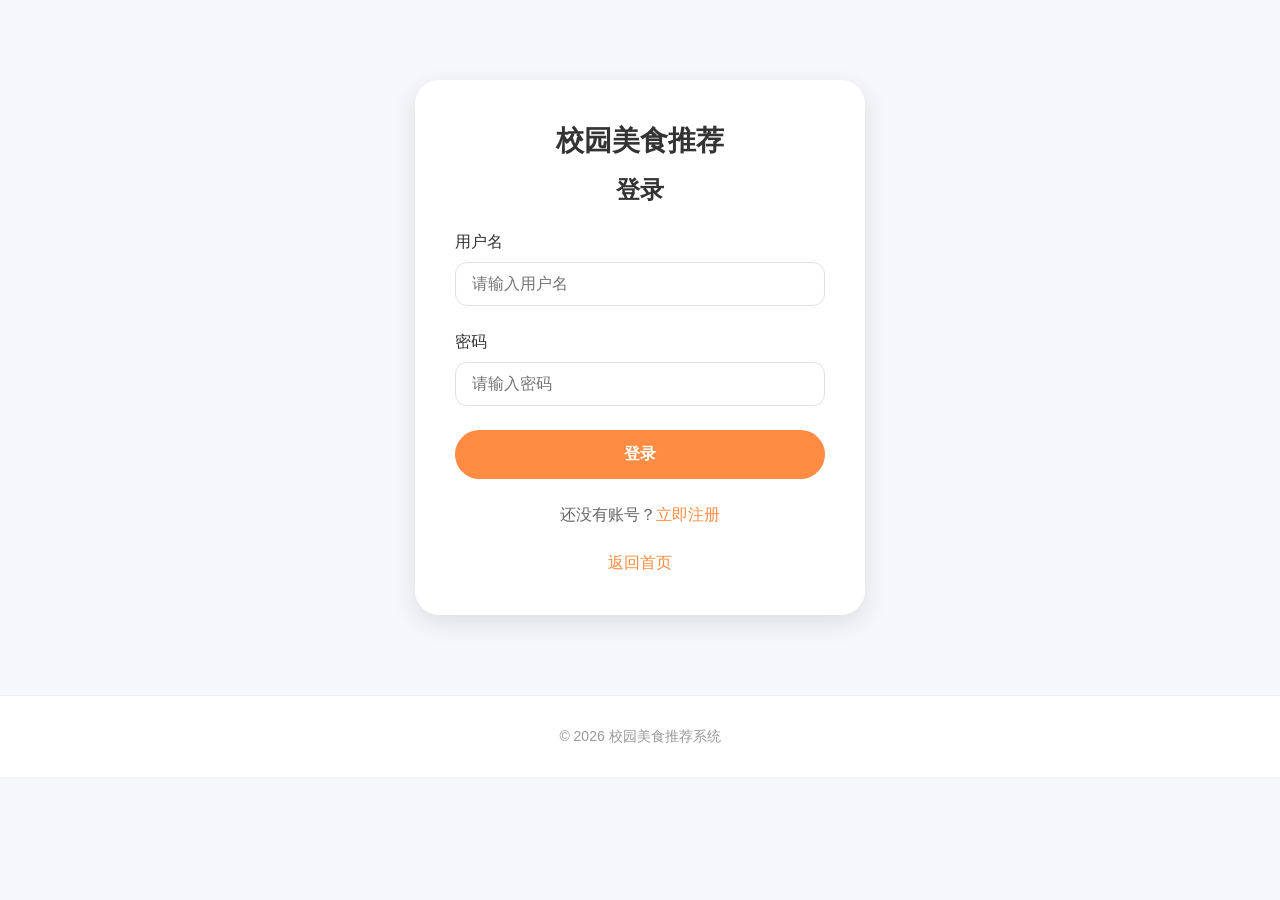
<file: frontend/login.html>
<!DOCTYPE html>
<html lang="zh-CN">
<head>
    <meta charset="UTF-8">
    <meta name="viewport" content="width=device-width, initial-scale=1.0">
    <title>登录 - 校园美食推荐</title>
    <link rel="stylesheet" href="./assets/css/common.css">
    <style>
        .login-container { max-width: 450px; margin: 80px auto; padding: 40px; background: white; border-radius: 24px; box-shadow: 0 8px 24px rgba(0,0,0,0.1); }
        .login-title { text-align: center; font-size: 28px; font-weight: 700; margin-bottom: 22px; color: #333; }
        .form-group { margin-bottom: 24px; }
        .form-group label { display: block; margin-bottom: 8px; font-weight: 500; color: #333; }
        .form-group input { width: 100%; padding: 12px 16px; border: 1px solid #E0E0E0; border-radius: 12px; font-size: 16px; }
        .login-btn { width: 100%; padding: 14px; background: #FF8C42; color: white; border: 0; border-radius: 40px; font-size: 16px; font-weight: 600; cursor: pointer; }
        .register-link, .back-home { text-align: center; margin-top: 24px; color: #666; }
        .register-link a, .back-home a { color: #FF8C42; text-decoration: none; }
    </style>
</head>
<body>
    <div class="login-container">
        <div class="login-title">校园美食推荐</div>
        <div class="login-title" style="font-size: 24px; margin-top: -12px;">登录</div>

        <form id="loginForm">
            <div class="form-group">
                <label for="username">用户名</label>
                <input type="text" id="username" placeholder="请输入用户名" required>
            </div>
            <div class="form-group">
                <label for="password">密码</label>
                <input type="password" id="password" placeholder="请输入密码" required>
            </div>
            <button type="submit" class="login-btn">登录</button>
        </form>

        <div class="register-link">还没有账号？<a href="register.html">立即注册</a></div>
        <div class="back-home"><a href="index.html">返回首页</a></div>
    </div>

    <footer class="footer"><div class="container"><p>© 2026 校园美食推荐系统</p></div></footer>

    <script src="./assets/js/api.js"></script>
    <script src="./assets/js/utils.js"></script>
    <script>
        document.getElementById('loginForm').addEventListener('submit', async e => {
            e.preventDefault();
            const username = document.getElementById('username').value.trim();
            const password = document.getElementById('password').value;
            if (!username || !password) {
                showMessage('请填写完整信息', 'error');
                return;
            }
            const result = await login(username, password);
            if (result.success) {
                showMessage('登录成功');
                setTimeout(() => { window.location.href = 'index.html'; }, 800);
            } else {
                showMessage(result.msg || '登录失败', 'error');
            }
        });

        if (getCurrentUser()) window.location.href = 'index.html';
    </script>
</body>
</html>
</file>
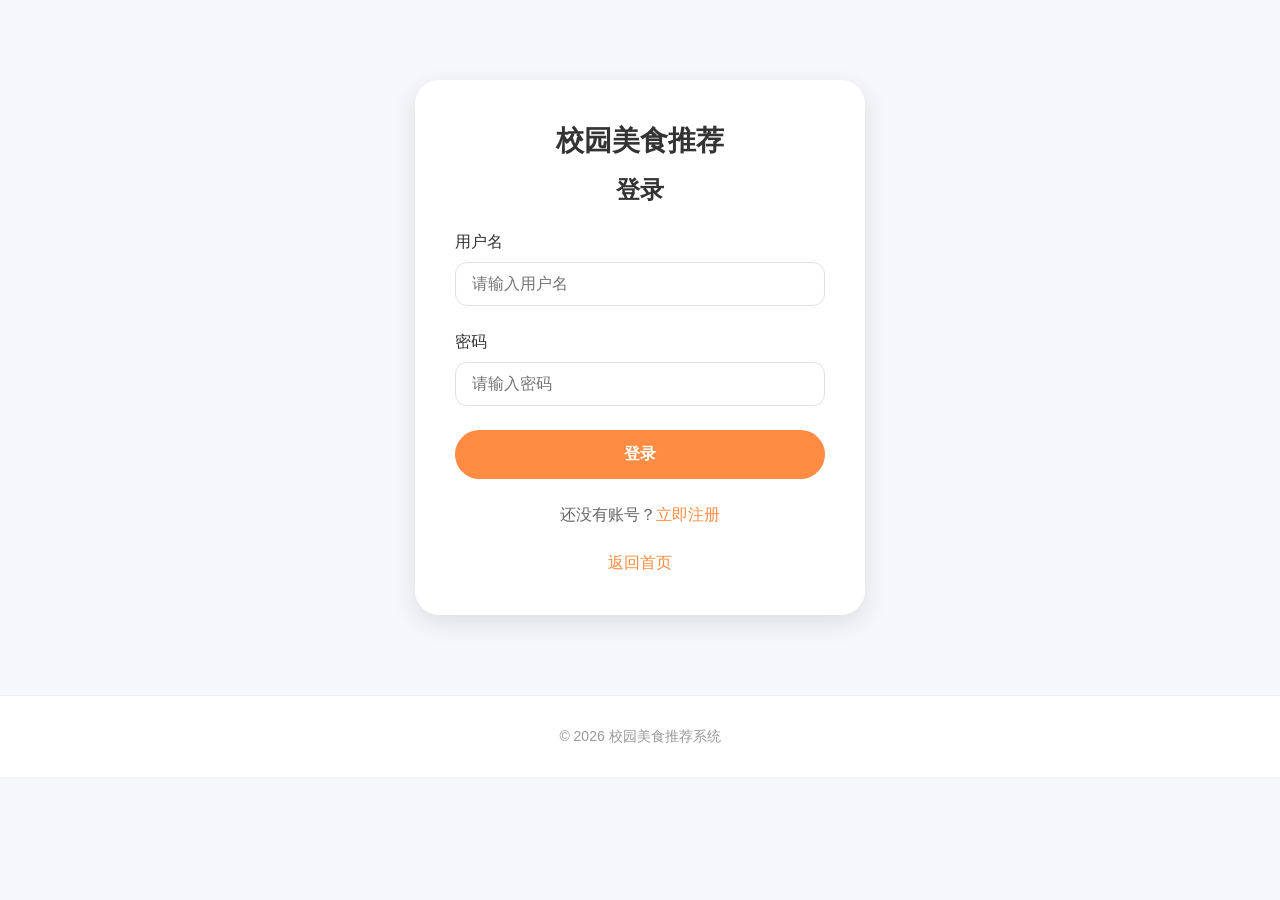
<file: frontend/profile.html>
<!DOCTYPE html>
<html lang="zh-CN">
<head>
    <meta charset="UTF-8">
    <meta name="viewport" content="width=device-width, initial-scale=1.0">
    <title>个人中心 - 校园美食推荐</title>
    <link rel="stylesheet" href="./assets/css/common.css">
    <style>
        .profile-container { max-width: 1200px; margin: 40px auto; padding: 0 20px; }
        .profile-sidebar { background: #fff; border-radius: 16px; padding: 24px; margin-bottom: 24px; text-align: center; }
        .avatar { width: 80px; height: 80px; background: #FF8C42; border-radius: 50%; display: flex; align-items: center; justify-content: center; margin: 0 auto 12px; font-size: 32px; color: #fff; }
        .profile-username { font-size: 20px; font-weight: 600; }
        .profile-tabs { display: flex; gap: 8px; margin-bottom: 24px; border-bottom: 1px solid #E0E0E0; flex-wrap: wrap; }
        .profile-tab { padding: 12px 24px; background: none; border: 0; cursor: pointer; font-size: 14px; font-weight: 500; color: #666; }
        .profile-tab.active { color: #FF8C42; border-bottom: 2px solid #FF8C42; }
        .preference-form, .history-list, .favorites-list { background: #fff; border-radius: 16px; padding: 24px; }
        .form-group { margin-bottom: 20px; }
        .form-group label { display: block; margin-bottom: 8px; font-weight: 500; color: #333; }
        .checkbox-group { display: flex; flex-wrap: wrap; gap: 16px; }
        .checkbox-group label { display: flex; align-items: center; gap: 6px; font-weight: normal; cursor: pointer; }
        .history-item, .favorite-item { display: flex; gap: 16px; padding: 16px; border-bottom: 1px solid #F0F0F0; cursor: pointer; }
        .history-item:hover, .favorite-item:hover { background: #F9F9F9; }
        .history-item img, .favorite-item img { width: 80px; height: 80px; object-fit: cover; border-radius: 12px; }
        .history-info, .favorite-info { flex: 1; }
        .history-name, .favorite-name { font-weight: 600; margin-bottom: 4px; }
        .history-meta, .favorite-meta { font-size: 13px; color: #999; }
    </style>
</head>
<body>
    <nav class="navbar">
        <div class="container">
            <a href="index.html" class="logo">校园美食推荐</a>
            <div class="nav-menu">
                <a href="index.html">首页</a>
                <a href="profile.html" class="active">个人中心</a>
            </div>
            <div class="nav-right"></div>
        </div>
    </nav>

    <div class="profile-container" id="profileContainer">
        <div class="loading">加载中...</div>
    </div>

    <footer class="footer"><div class="container"><p>© 2026 校园美食推荐系统</p></div></footer>

    <script src="./assets/js/api.js"></script>
    <script src="./assets/js/utils.js"></script>
    <script>
        let profileUser = null;
        let currentTab = 'preference';

        function checkLogin() {
            profileUser = getCurrentUser();
            if (!profileUser) {
                showMessage('请先登录', 'error');
                setTimeout(() => { window.location.href = 'login.html'; }, 1000);
                return false;
            }
            return true;
        }

        async function renderProfile() {
            if (!checkLogin()) return;
            const freshProfile = await getUserProfile(profileUser.id);
            if (freshProfile.success && freshProfile.user) {
                profileUser = freshProfile.user;
                localStorage.setItem('currentUser', JSON.stringify(profileUser));
            }

            document.getElementById('profileContainer').innerHTML = `
                <div class="profile-sidebar">
                    <div class="avatar">👤</div>
                    <div class="profile-username">${profileUser.username}</div>
                </div>
                <div class="profile-tabs">
                    <button class="profile-tab ${currentTab === 'preference' ? 'active' : ''}" data-tab="preference">口味偏好设置</button>
                    <button class="profile-tab ${currentTab === 'favorites' ? 'active' : ''}" data-tab="favorites">我的收藏</button>
                    <button class="profile-tab ${currentTab === 'history' ? 'active' : ''}" data-tab="history">浏览记录</button>
                </div>
                <div id="profileContent"></div>
            `;

            document.querySelectorAll('.profile-tab').forEach(tab => {
                tab.onclick = () => {
                    currentTab = tab.dataset.tab;
                    renderProfile();
                };
            });

            if (currentTab === 'preference') renderPreference();
            if (currentTab === 'favorites') loadFavorites();
            if (currentTab === 'history') loadHistory();
        }

        function preferenceOptions(id, values) {
            return values.map(value => `<label><input type="checkbox" value="${value}"> ${value}</label>`).join('');
        }

        function renderPreference() {
            document.getElementById('profileContent').innerHTML = `
                <div class="preference-form">
                    <h3 style="margin-bottom: 20px;">修改口味偏好</h3>
                    <div class="form-group">
                        <label>口味偏好（可多选）</label>
                        <div class="checkbox-group" id="tasteGroup">${preferenceOptions('tasteGroup', ['酸甜','清淡','微辣','重辣','咸鲜','酱香','鲜香','酥脆'])}</div>
                    </div>
                    <div class="form-group">
                        <label>菜品类型偏好（可多选）</label>
                        <div class="checkbox-group" id="foodTypeGroup">${preferenceOptions('foodTypeGroup', ['米饭','面食','米粉','快餐','家常菜','烧烤','小吃','汤类'])}</div>
                    </div>
                    <div class="form-group">
                        <label>饮食忌口（可多选）</label>
                        <div class="checkbox-group" id="avoidGroup">${preferenceOptions('avoidGroup', ['不吃辣','不吃甜','素食','忌油腻'])}</div>
                    </div>
                    <button class="btn-primary" id="savePreferenceBtn">保存修改</button>
                </div>
            `;
            setCurrentPreferences();
            document.getElementById('savePreferenceBtn').onclick = savePreference;
        }

        function setCurrentPreferences() {
            const normalize = value => (value === '饮料' || value === '饮品') ? '汤类' : value;
            const tasteValues = (profileUser.taste || '').split(',').filter(Boolean).map(normalize);
            const foodTypeValues = (profileUser.food_type || '').split(',').filter(Boolean).map(normalize);
            const avoidValues = (profileUser.avoid || '').split(',').filter(Boolean);
            document.querySelectorAll('#tasteGroup input').forEach(cb => { cb.checked = tasteValues.includes(cb.value); });
            document.querySelectorAll('#foodTypeGroup input').forEach(cb => { cb.checked = foodTypeValues.includes(cb.value); });
            document.querySelectorAll('#avoidGroup input').forEach(cb => { cb.checked = avoidValues.includes(cb.value); });
        }

        async function savePreference() {
            const taste = Array.from(document.querySelectorAll('#tasteGroup input:checked')).map(cb => cb.value).join(',');
            const foodType = Array.from(document.querySelectorAll('#foodTypeGroup input:checked')).map(cb => cb.value).join(',');
            const avoid = Array.from(document.querySelectorAll('#avoidGroup input:checked')).map(cb => cb.value).join(',');
            const result = await updatePreference(profileUser.id, taste, foodType, avoid);
            if (result.success) {
                profileUser = { ...profileUser, taste, food_type: foodType, avoid };
                localStorage.setItem('currentUser', JSON.stringify(profileUser));
                showMessage('偏好设置已保存');
            } else {
                showMessage(result.msg || '保存失败', 'error');
            }
        }

        function renderFoodRows(items, type) {
            return items.map(item => `
                <div class="${type}-item" onclick="window.location.href='detail.html?id=${item.id}'">
                    <img src="${normalizeImageUrl(item.image_url, getFoodFallbackImage(item))}" alt="${getDisplayFoodName(item)}" onerror="this.src='${getFoodFallbackImage(item)}'">
                    <div class="${type}-info">
                        <div class="${type}-name">${getDisplayFoodName(item)}</div>
                        <div class="${type}-meta">${(item.category || '暂无分类')}${formatPrice(item.price) ? ' | ' + formatPrice(item.price) : ''} | ★ ${getFoodRatingText(item)}</div>
                    </div>
                </div>
            `).join('');
        }

        async function loadFavorites() {
            document.getElementById('profileContent').innerHTML = '<div class="favorites-list" id="favoritesList"><div class="loading">加载收藏中...</div></div>';
            const result = await getFavorites(profileUser.id);
            const container = document.getElementById('favoritesList');
            if (result.success && result.data && result.data.length > 0) {
                container.innerHTML = renderFoodRows(result.data, 'favorite');
            } else {
                container.innerHTML = `<div class="empty-state">${result.msg || '暂无收藏，去首页收藏喜欢的美食吧'}</div>`;
            }
        }

        async function loadHistory() {
            document.getElementById('profileContent').innerHTML = '<div class="history-list" id="historyList"><div class="loading">加载浏览记录中...</div></div>';
            const result = await getHistory(profileUser.id);
            const container = document.getElementById('historyList');
            if (result.success && result.data && result.data.length > 0) {
                container.innerHTML = renderFoodRows(result.data, 'history');
            } else {
                container.innerHTML = `<div class="empty-state">${result.msg || '暂无浏览记录，去探索更多美食吧'}</div>`;
            }
        }

        document.addEventListener('DOMContentLoaded', renderProfile);
    </script>
</body>
</html>
</file>
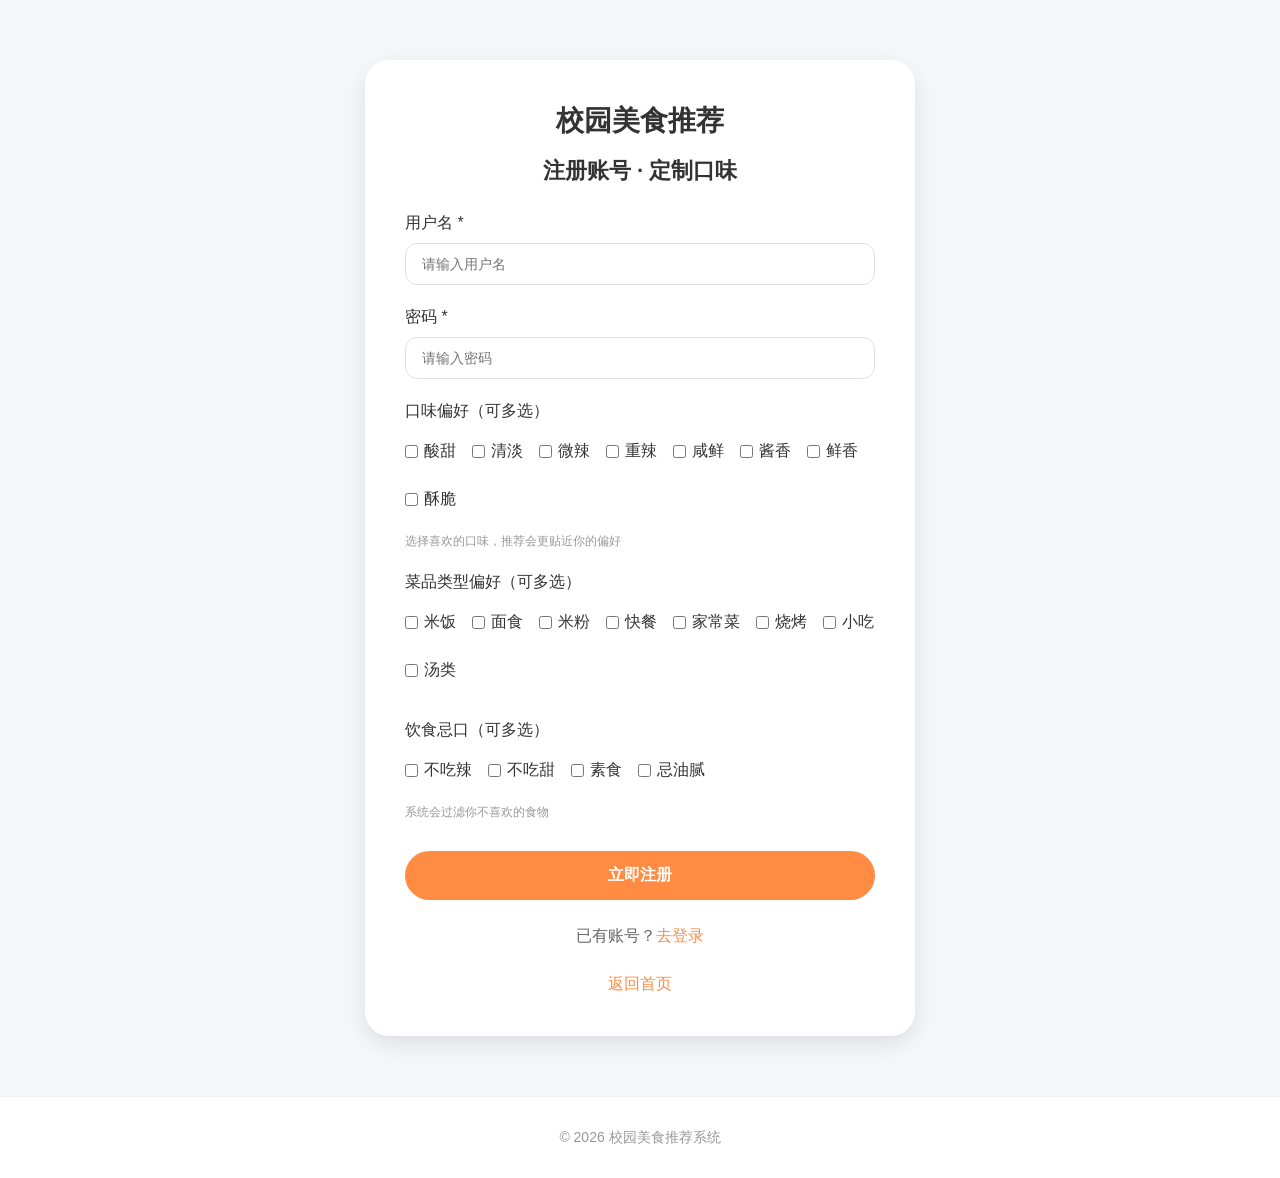
<file: frontend/register.html>
<!DOCTYPE html>
<html lang="zh-CN">
<head>
    <meta charset="UTF-8">
    <meta name="viewport" content="width=device-width, initial-scale=1.0">
    <title>注册 - 校园美食推荐</title>
    <link rel="stylesheet" href="./assets/css/common.css">
    <style>
        .register-container { max-width: 550px; margin: 60px auto; padding: 40px; background: white; border-radius: 24px; box-shadow: 0 8px 24px rgba(0,0,0,0.1); }
        .register-title { text-align: center; font-size: 28px; font-weight: 700; margin-bottom: 24px; color: #333; }
        .form-group { margin-bottom: 20px; }
        .form-group label { display: block; margin-bottom: 8px; font-weight: 500; color: #333; }
        .form-group input[type="text"], .form-group input[type="password"] { width: 100%; padding: 12px 16px; border: 1px solid #E0E0E0; border-radius: 12px; font-size: 14px; }
        .checkbox-group { display: flex; flex-wrap: wrap; gap: 16px; padding: 8px 0; }
        .checkbox-group label { display: flex; align-items: center; gap: 6px; font-weight: normal; cursor: pointer; }
        .register-btn { width: 100%; padding: 14px; background: #FF8C42; color: white; border: 0; border-radius: 40px; font-size: 16px; font-weight: 600; cursor: pointer; margin-top: 10px; }
        .login-link, .back-home { text-align: center; margin-top: 24px; color: #666; }
        .login-link a, .back-home a { color: #FF8C42; text-decoration: none; }
        .hint { font-size: 12px; color: #999; margin-top: 5px; }
    </style>
</head>
<body>
    <div class="register-container">
        <div class="register-title">校园美食推荐</div>
        <div class="register-title" style="font-size: 22px; margin-top: -12px;">注册账号 · 定制口味</div>

        <form id="registerForm">
            <div class="form-group">
                <label for="username">用户名 *</label>
                <input type="text" id="username" placeholder="请输入用户名" required>
            </div>
            <div class="form-group">
                <label for="password">密码 *</label>
                <input type="password" id="password" placeholder="请输入密码" required>
            </div>

            <div class="form-group">
                <label>口味偏好（可多选）</label>
                <div class="checkbox-group" id="tasteGroup">
                    <label><input type="checkbox" value="酸甜"> 酸甜</label>
                    <label><input type="checkbox" value="清淡"> 清淡</label>
                    <label><input type="checkbox" value="微辣"> 微辣</label>
                    <label><input type="checkbox" value="重辣"> 重辣</label>
                    <label><input type="checkbox" value="咸鲜"> 咸鲜</label>
                    <label><input type="checkbox" value="酱香"> 酱香</label>
                    <label><input type="checkbox" value="鲜香"> 鲜香</label>
                    <label><input type="checkbox" value="酥脆"> 酥脆</label>
                </div>
                <div class="hint">选择喜欢的口味，推荐会更贴近你的偏好</div>
            </div>

            <div class="form-group">
                <label>菜品类型偏好（可多选）</label>
                <div class="checkbox-group" id="foodTypeGroup">
                    <label><input type="checkbox" value="米饭"> 米饭</label>
                    <label><input type="checkbox" value="面食"> 面食</label>
                    <label><input type="checkbox" value="米粉"> 米粉</label>
                    <label><input type="checkbox" value="快餐"> 快餐</label>
                    <label><input type="checkbox" value="家常菜"> 家常菜</label>
                    <label><input type="checkbox" value="烧烤"> 烧烤</label>
                    <label><input type="checkbox" value="小吃"> 小吃</label>
                    <label><input type="checkbox" value="汤类"> 汤类</label>
                </div>
            </div>

            <div class="form-group">
                <label>饮食忌口（可多选）</label>
                <div class="checkbox-group" id="avoidGroup">
                    <label><input type="checkbox" value="不吃辣"> 不吃辣</label>
                    <label><input type="checkbox" value="不吃甜"> 不吃甜</label>
                    <label><input type="checkbox" value="素食"> 素食</label>
                    <label><input type="checkbox" value="忌油腻"> 忌油腻</label>
                </div>
                <div class="hint">系统会过滤你不喜欢的食物</div>
            </div>

            <button type="submit" class="register-btn">立即注册</button>
        </form>

        <div class="login-link">已有账号？<a href="login.html">去登录</a></div>
        <div class="back-home"><a href="index.html">返回首页</a></div>
    </div>

    <footer class="footer"><div class="container"><p>© 2026 校园美食推荐系统</p></div></footer>

    <script src="./assets/js/api.js"></script>
    <script src="./assets/js/utils.js"></script>
    <script>
        document.getElementById('registerForm').addEventListener('submit', async e => {
            e.preventDefault();
            const username = document.getElementById('username').value.trim();
            const password = document.getElementById('password').value;
            if (!username || !password) {
                showMessage('请填写用户名和密码', 'error');
                return;
            }
            if (password.length < 3) {
                showMessage('密码长度至少 3 位', 'error');
                return;
            }

            const taste = Array.from(document.querySelectorAll('#tasteGroup input:checked')).map(cb => cb.value).join(',');
            const foodType = Array.from(document.querySelectorAll('#foodTypeGroup input:checked')).map(cb => cb.value).join(',');
            const avoid = Array.from(document.querySelectorAll('#avoidGroup input:checked')).map(cb => cb.value).join(',');
            const result = await register(username, password, taste, foodType, avoid);

            if (result.success) {
                showMessage('注册成功，正在跳转登录页');
                setTimeout(() => { window.location.href = 'login.html'; }, 1000);
            } else {
                showMessage(result.msg || '注册失败', 'error');
            }
        });

        if (getCurrentUser()) window.location.href = 'index.html';
    </script>
</body>
</html>
</file>
<file: frontend/assets/css/common.css>
/* 全局样式 */
* {
    margin: 0;
    padding: 0;
    box-sizing: border-box;
}

body {
    font-family: -apple-system, BlinkMacSystemFont, 'Segoe UI', 'PingFang SC', 'Microsoft YaHei', sans-serif;
    background-color: #F5F7FA;
    color: #333;
    line-height: 1.5;
}

/* 容器 */
.container {
    max-width: 1200px;
    margin: 0 auto;
    padding: 0 20px;
}

/* 顶部导航栏 */
.navbar {
    background: #FFFFFF;
    box-shadow: 0 2px 10px rgba(0,0,0,0.05);
    position: sticky;
    top: 0;
    z-index: 1000;
}

.navbar .container {
    display: flex;
    justify-content: space-between;
    align-items: center;
    height: 70px;
}

.logo {
    font-size: 24px;
    font-weight: 700;
    color: #FF8C42;
    text-decoration: none;
    letter-spacing: 1px;
}

.logo:hover {
    color: #E67E22;
}

.nav-menu {
    display: flex;
    gap: 32px;
    align-items: center;
}

.nav-menu a {
    text-decoration: none;
    color: #333;
    font-weight: 500;
    transition: color 0.3s;
}

.nav-menu a:hover,
.nav-menu a.active {
    color: #FF8C42;
}

.nav-right {
    display: flex;
    gap: 20px;
    align-items: center;
}

.search-box {
    display: flex;
    align-items: center;
    background: #F5F7FA;
    border-radius: 30px;
    padding: 8px 16px;
}

.search-box input {
    border: none;
    background: transparent;
    outline: none;
    width: 200px;
    font-size: 14px;
}

.search-box button {
    background: none;
    border: none;
    cursor: pointer;
    font-size: 16px;
}

.user-info {
    display: flex;
    align-items: center;
    gap: 15px;
}

.user-info span {
    cursor: pointer;
    color: #FF8C42;
}

.btn-logout {
    background: none;
    border: none;
    color: #999;
    cursor: pointer;
    font-size: 14px;
}

.btn-logout:hover {
    color: #FF8C42;
}

/* 按钮样式 */
.btn-primary {
    background: #FF8C42;
    color: white;
    border: none;
    padding: 10px 24px;
    border-radius: 30px;
    cursor: pointer;
    font-size: 14px;
    font-weight: 500;
    transition: all 0.3s;
}

.btn-primary:hover {
    background: #E67E22;
    transform: translateY(-2px);
    box-shadow: 0 4px 12px rgba(255,140,66,0.3);
}

.btn-outline {
    background: transparent;
    border: 1px solid #FF8C42;
    color: #FF8C42;
    padding: 8px 20px;
    border-radius: 30px;
    cursor: pointer;
    transition: all 0.3s;
}

.btn-outline:hover {
    background: #FF8C42;
    color: white;
}

/* 轮播图 */
.carousel {
    width: 100%;
    height: 400px;
    position: relative;
    overflow: hidden;
    border-radius: 16px;
    margin-bottom: 40px;
}

.carousel-container {
    width: 100%;
    height: 100%;
    position: relative;
}

.carousel-slide {
    position: absolute;
    width: 100%;
    height: 100%;
    opacity: 0;
    transition: opacity 0.5s ease;
    cursor: pointer;
}

.carousel-slide.active {
    opacity: 1;
}

.carousel-slide img {
    width: 100%;
    height: 100%;
    object-fit: cover;
}

.carousel-caption {
    position: absolute;
    bottom: 80px;
    left: 60px;
    color: white;
    text-shadow: 0 2px 4px rgba(0,0,0,0.3);
}

.carousel-caption h2 {
    font-size: 32px;
    margin-bottom: 10px;
}

.carousel-caption p {
    font-size: 16px;
}

.carousel-prev,
.carousel-next {
    position: absolute;
    top: 50%;
    transform: translateY(-50%);
    background: rgba(0,0,0,0.5);
    color: white;
    border: none;
    width: 40px;
    height: 40px;
    border-radius: 50%;
    cursor: pointer;
    font-size: 20px;
    transition: background 0.3s;
}

.carousel-prev:hover,
.carousel-next:hover {
    background: rgba(0,0,0,0.8);
}

.carousel-prev {
    left: 20px;
}

.carousel-next {
    right: 20px;
}

.carousel-dots {
    position: absolute;
    bottom: 20px;
    left: 50%;
    transform: translateX(-50%);
    display: flex;
    gap: 10px;
}

.carousel-dot {
    width: 10px;
    height: 10px;
    border-radius: 50%;
    background: rgba(255,255,255,0.5);
    cursor: pointer;
}

.carousel-dot.active {
    background: #FF8C42;
}

/* 分类标签栏 */
.category-tabs {
    display: flex;
    gap: 12px;
    margin-bottom: 30px;
    flex-wrap: wrap;
}

.category-tab {
    padding: 8px 24px;
    background: white;
    border: none;
    border-radius: 30px;
    cursor: pointer;
    font-size: 14px;
    font-weight: 500;
    transition: all 0.3s;
    box-shadow: 0 1px 3px rgba(0,0,0,0.1);
}

.category-tab:hover {
    transform: translateY(-2px);
    box-shadow: 0 4px 12px rgba(0,0,0,0.1);
}

.category-tab.active {
    background: #FF8C42;
    color: white;
}

/* 筛选栏 */
.filter-bar {
    display: flex;
    gap: 15px;
    margin-bottom: 30px;
    flex-wrap: wrap;
    align-items: center;
}

.filter-group {
    display: flex;
    gap: 10px;
    align-items: center;
}

.filter-group label {
    font-size: 14px;
    color: #666;
}

.filter-btn {
    padding: 6px 16px;
    background: white;
    border: 1px solid #E0E0E0;
    border-radius: 20px;
    cursor: pointer;
    font-size: 13px;
    transition: all 0.3s;
}

.filter-btn:hover,
.filter-btn.active {
    background: #FF8C42;
    border-color: #FF8C42;
    color: white;
}

/* 美食卡片网格 */
.food-grid {
    display: grid;
    grid-template-columns: repeat(auto-fill, minmax(280px, 1fr));
    gap: 24px;
    margin-bottom: 40px;
}

.food-card {
    background: white;
    border-radius: 16px;
    overflow: hidden;
    box-shadow: 0 4px 12px rgba(0,0,0,0.08);
    transition: all 0.3s;
    cursor: pointer;
}

.food-card:hover {
    transform: translateY(-6px);
    box-shadow: 0 12px 24px rgba(0,0,0,0.12);
}

.food-image {
    width: 100%;
    height: 200px;
    object-fit: cover;
}

.food-info {
    padding: 16px;
}

.food-name {
    font-size: 18px;
    font-weight: 600;
    margin-bottom: 8px;
    display: flex;
    justify-content: space-between;
    align-items: center;
}

.food-price {
    color: #FF8C42;
    font-weight: 600;
}

.food-price::before {
    content: '';
}

.food-taste {
    font-size: 13px;
    color: #999;
    margin-bottom: 8px;
    display: -webkit-box;
    -webkit-line-clamp: 1;
    -webkit-box-orient: vertical;
    overflow: hidden;
}

.food-rating {
    display: flex;
    align-items: center;
    gap: 4px;
    margin-bottom: 8px;
}

.star {
    color: #FFB800;
    font-size: 14px;
}

.rating-value {
    font-weight: 600;
    color: #333;
}

.food-review {
    font-size: 13px;
    color: #666;
    line-height: 1.4;
    display: -webkit-box;
    -webkit-line-clamp: 2;
    -webkit-box-orient: vertical;
    overflow: hidden;
}

/* 模块标题 */
.section-header {
    display: flex;
    justify-content: space-between;
    align-items: baseline;
    margin-bottom: 24px;
}

.section-header h2 {
    font-size: 24px;
    font-weight: 600;
    color: #333;
}

.section-header h2::before {
    content: '';
    display: inline-block;
    width: 4px;
    height: 20px;
    background: #FF8C42;
    margin-right: 12px;
    border-radius: 2px;
    vertical-align: middle;
}

.section-link {
    color: #FF8C42;
    text-decoration: none;
    font-size: 14px;
}

/* 分页 */
.pagination {
    display: flex;
    justify-content: center;
    gap: 10px;
    margin: 40px 0;
}

.page-btn {
    padding: 8px 16px;
    background: white;
    border: 1px solid #E0E0E0;
    border-radius: 8px;
    cursor: pointer;
    transition: all 0.3s;
}

.page-btn:hover,
.page-btn.active {
    background: #FF8C42;
    border-color: #FF8C42;
    color: white;
}

/* 详情页 */
.detail-container {
    max-width: 1000px;
    margin: 40px auto;
    padding: 0 20px;
}

.detail-card {
    background: white;
    border-radius: 24px;
    overflow: hidden;
    box-shadow: 0 8px 24px rgba(0,0,0,0.1);
}

.detail-image {
    width: 100%;
    height: 400px;
    object-fit: cover;
}

.detail-content {
    padding: 32px;
}

.detail-header {
    display: flex;
    justify-content: space-between;
    align-items: center;
    margin-bottom: 16px;
}

.detail-title {
    font-size: 28px;
    font-weight: 700;
    color: #333;
}

.detail-price {
    font-size: 28px;
    font-weight: 700;
    color: #FF8C42;
}

.detail-price::before {
    content: '¥';
    font-size: 18px;
}

.detail-meta {
    display: flex;
    gap: 24px;
    margin-bottom: 24px;
    padding-bottom: 20px;
    border-bottom: 1px solid #F0F0F0;
}

.meta-item {
    display: flex;
    align-items: center;
    gap: 8px;
    font-size: 14px;
    color: #666;
}

.detail-section {
    margin-bottom: 24px;
}

.detail-section h3 {
    font-size: 18px;
    font-weight: 600;
    margin-bottom: 12px;
    color: #333;
}

.detail-section p {
    color: #666;
    line-height: 1.6;
}

.reform-box {
    background: #FFF8F0;
    padding: 16px;
    border-radius: 12px;
    border-left: 4px solid #FF8C42;
}

.action-buttons {
    display: flex;
    gap: 16px;
    margin: 32px 0;
    padding-top: 20px;
    border-top: 1px solid #F0F0F0;
}

.btn-favorite {
    background: #F5F7FA;
    border: none;
    padding: 12px 24px;
    border-radius: 40px;
    cursor: pointer;
    font-size: 16px;
    transition: all 0.3s;
}

.btn-favorite.active {
    background: #FF8C42;
    color: white;
}

/* 评论区域 */
.review-section {
    margin-top: 32px;
}

.review-item {
    padding: 16px 0;
    border-bottom: 1px solid #F0F0F0;
}

.review-header {
    display: flex;
    justify-content: space-between;
    margin-bottom: 8px;
}

.review-username {
    font-weight: 600;
    color: #333;
}

.review-time {
    font-size: 12px;
    color: #999;
}

.review-rating {
    color: #FFB800;
    font-size: 14px;
    margin-bottom: 8px;
}

.review-content {
    color: #666;
    line-height: 1.5;
}

.review-form textarea {
    width: 100%;
    padding: 12px;
    border: 1px solid #E0E0E0;
    border-radius: 12px;
    resize: vertical;
    font-family: inherit;
    font-size: 14px;
}

.review-form .rating-input {
    display: flex;
    gap: 8px;
    margin: 12px 0;
}

/* 个人中心 */
.profile-container {
    max-width: 1200px;
    margin: 40px auto;
    padding: 0 20px;
}

.profile-sidebar {
    background: white;
    border-radius: 16px;
    padding: 24px;
    margin-bottom: 24px;
}

.profile-avatar {
    text-align: center;
    margin-bottom: 20px;
}

.profile-avatar .avatar {
    width: 80px;
    height: 80px;
    background: #FF8C42;
    border-radius: 50%;
    display: flex;
    align-items: center;
    justify-content: center;
    margin: 0 auto 12px;
    font-size: 32px;
    color: white;
}

.profile-username {
    font-size: 20px;
    font-weight: 600;
    text-align: center;
}

.profile-tabs {
    display: flex;
    gap: 8px;
    margin-bottom: 24px;
    border-bottom: 1px solid #E0E0E0;
}

.profile-tab {
    padding: 12px 24px;
    background: none;
    border: none;
    cursor: pointer;
    font-size: 14px;
    font-weight: 500;
    color: #666;
    transition: all 0.3s;
}

.profile-tab.active {
    color: #FF8C42;
    border-bottom: 2px solid #FF8C42;
}

.preference-form {
    background: white;
    border-radius: 16px;
    padding: 24px;
}

.form-group {
    margin-bottom: 20px;
}

.form-group label {
    display: block;
    margin-bottom: 8px;
    font-weight: 500;
    color: #333;
}

.form-group select {
    width: 100%;
    padding: 10px 12px;
    border: 1px solid #E0E0E0;
    border-radius: 8px;
    font-size: 14px;
}

.checkbox-group {
    display: flex;
    flex-wrap: wrap;
    gap: 16px;
}

.checkbox-group label {
    display: flex;
    align-items: center;
    gap: 6px;
    font-weight: normal;
    cursor: pointer;
}

/* 底部版权 */
.footer {
    background: white;
    border-top: 1px solid #F0F0F0;
    padding: 30px 0;
    text-align: center;
    margin-top: 60px;
    color: #999;
    font-size: 14px;
}

/* 加载动画 */
.loading {
    text-align: center;
    padding: 40px;
    color: #999;
}

/* 空状态 */
.empty-state {
    text-align: center;
    padding: 60px;
    color: #999;
}

/* 响应式 */
@media (max-width: 768px) {
    .navbar .container {
        flex-direction: column;
        height: auto;
        padding: 15px;
    }
    
    .nav-menu {
        margin: 15px 0;
        flex-wrap: wrap;
        justify-content: center;
    }
    
    .carousel {
        height: 250px;
    }
    
    .carousel-caption {
        bottom: 40px;
        left: 20px;
    }
    
    .carousel-caption h2 {
        font-size: 20px;
    }
    
    .food-grid {
        grid-template-columns: repeat(auto-fill, minmax(240px, 1fr));
    }
    
    .detail-header {
        flex-direction: column;
        align-items: flex-start;
        gap: 10px;
    }
}
</file>
